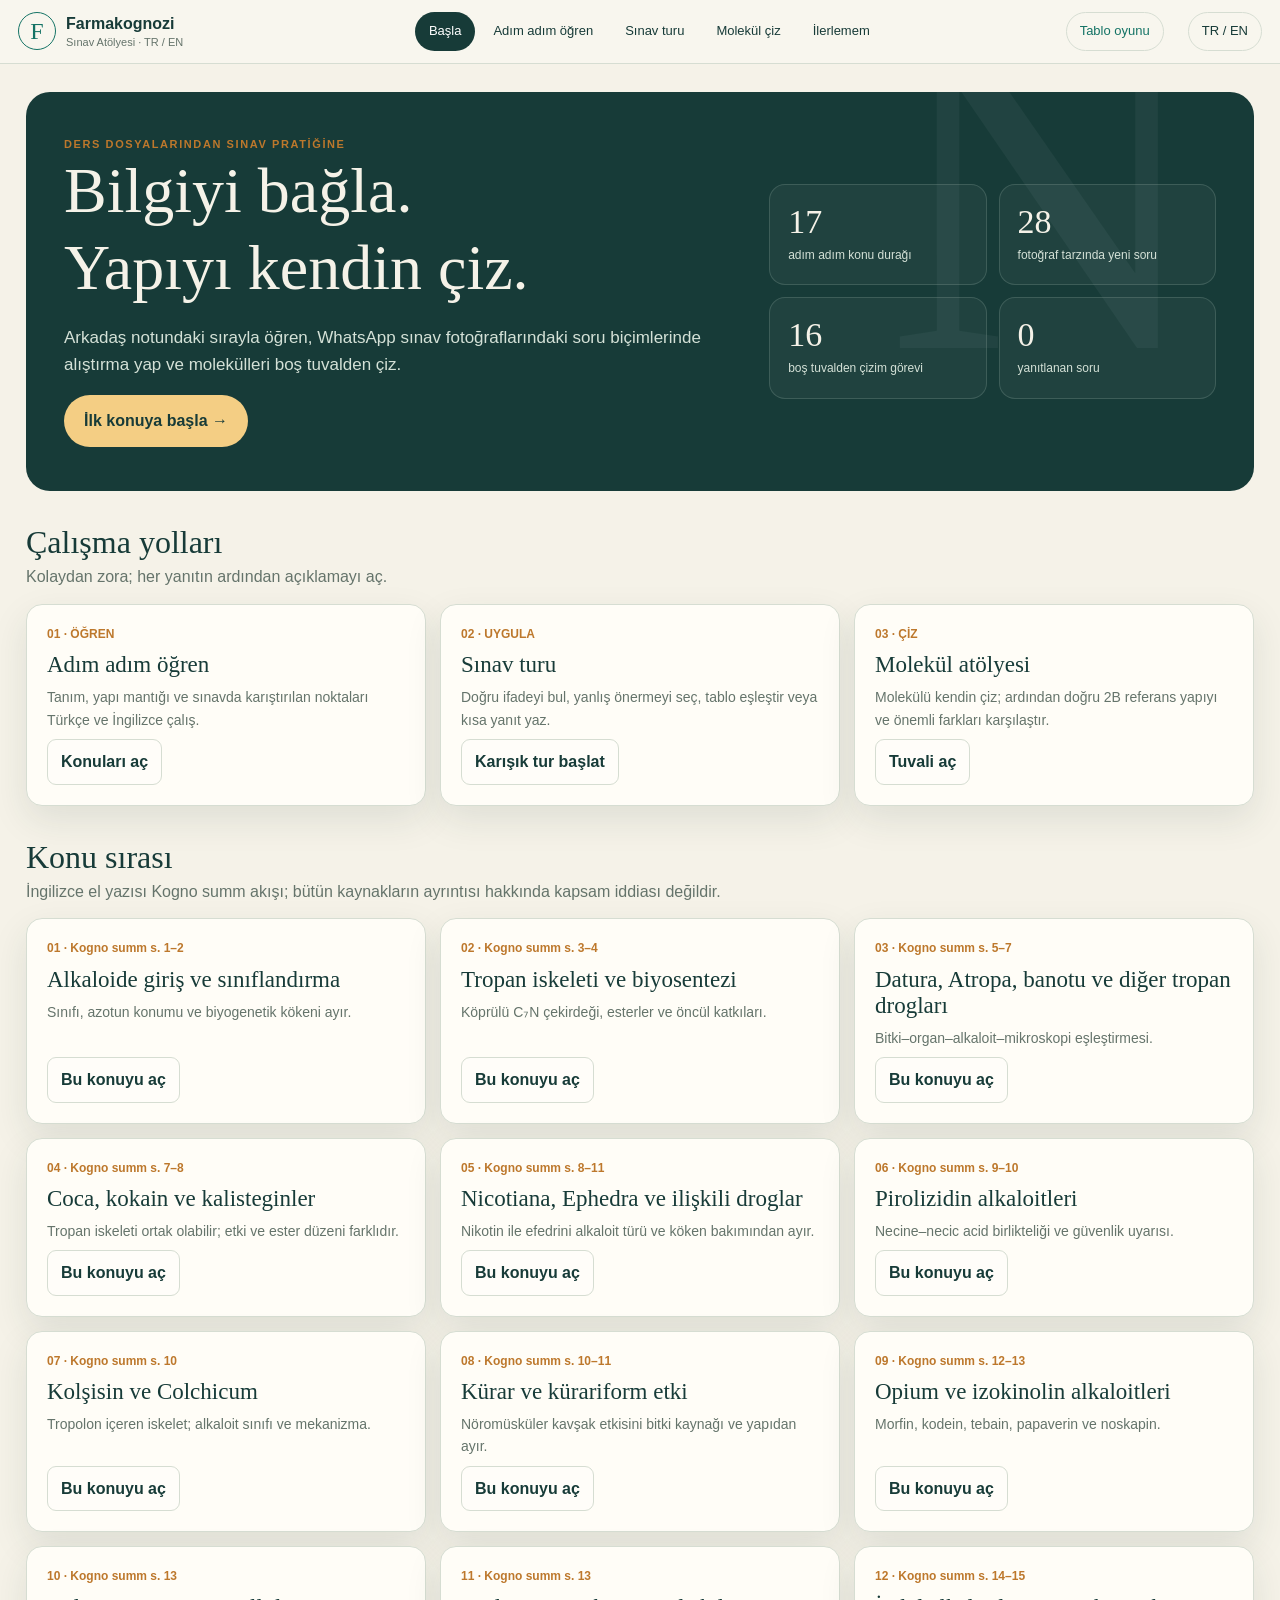
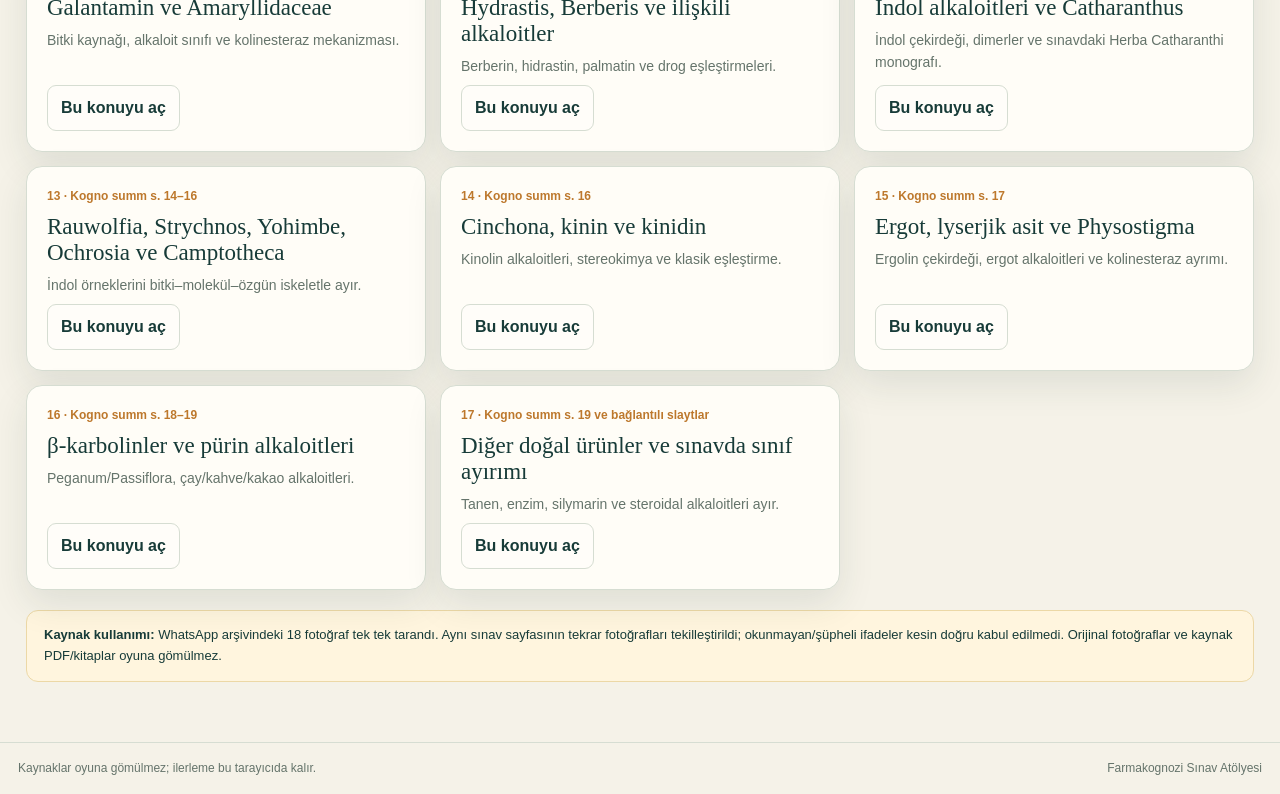
<file: index.html>
<!doctype html>
<html lang="tr">
<head>
  <meta charset="utf-8"><meta name="viewport" content="width=device-width,initial-scale=1">
  <meta name="theme-color" content="#193d3a">
  <meta name="description" content="Farmakognozi finaline adım adım hazırlan: ders notları, WhatsApp sınav biçimlerinde sorular ve kendi molekül çizimlerin.">
  <title>Farmakognozi Sınav Atölyesi</title>
  <link rel="stylesheet" href="style.css?v=20261013-2">
  <script defer src="data.js?v=20261013-2"></script><script defer src="app.js?v=20261013-2"></script>
</head>
<body>
  <header class="topbar">
    <a class="brand" href="#home" aria-label="Ana sayfa"><span class="brand-mark">F</span><span><strong>Farmakognozi</strong><small>Sınav Atölyesi · TR / EN</small></span></a>
    <nav class="main-nav" aria-label="Ana menü">
      <button data-view="home" class="nav-btn active">Başla</button>
      <button data-view="learn" class="nav-btn">Adım adım öğren</button>
      <button data-view="exam" class="nav-btn">Sınav turu</button>
      <button data-view="draw" class="nav-btn">Molekül çiz</button>
      <button data-view="progress" class="nav-btn">İlerlemem</button>
    </nav>
    <a class="quiet-btn" href="tablo-oyunu.html" style="display:inline-block;text-decoration:none">Tablo oyunu</a>
    <button id="langToggle" class="quiet-btn" title="English / Türkçe">TR / EN</button>
  </header>
  <main id="app" tabindex="-1"></main>
  <footer><span>Kaynaklar oyuna gömülmez; ilerleme bu tarayıcıda kalır.</span><span>Farmakognozi Sınav Atölyesi</span></footer>
</body>
</html>
</file>
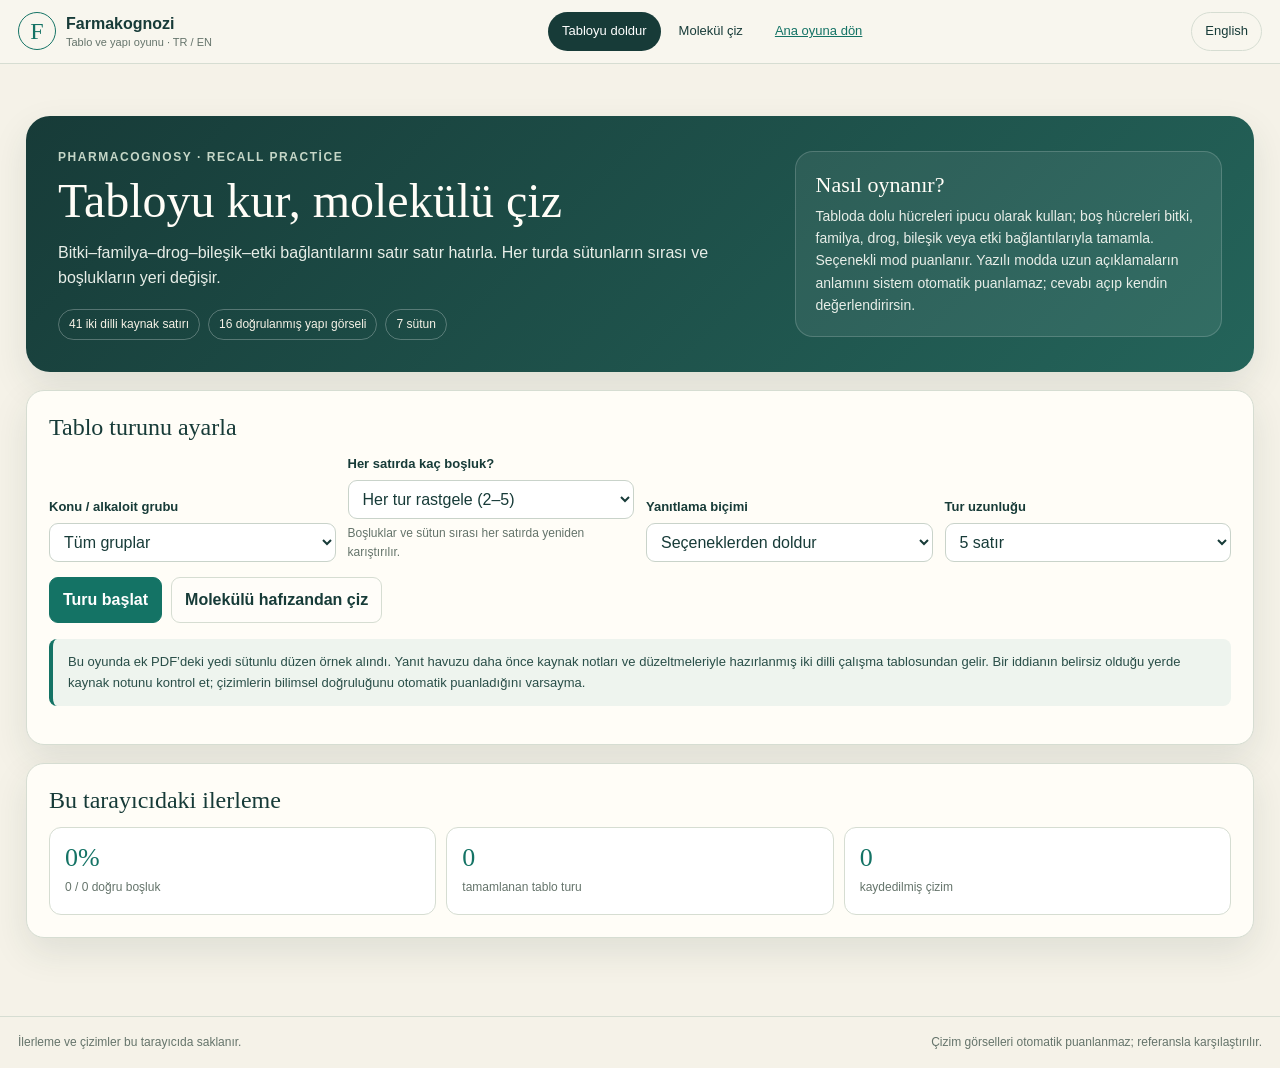
<file: tablo-oyunu.html>
<!doctype html>
<html lang="tr">
<head>
  <meta charset="utf-8">
  <meta name="viewport" content="width=device-width, initial-scale=1">
  <meta name="theme-color" content="#193d3a">
  <meta name="description" content="Farmakognozi drog tablosunu karıştırılmış ve boşluk doldurmalı turlarla çalış; molekül yapılarını hafızandan çiz.">
  <title>Farmakognozi · Tablo ve Yapı Oyunu</title>
  <link rel="stylesheet" href="style.css?v=20261016-table1">
  <link rel="stylesheet" href="table-game.css?v=20261016-table1">
  <script defer src="data.js?v=20261013-2"></script>
  <script defer src="table-game-data.js?v=20261016-table1"></script>
  <script defer src="table-game.js?v=20261016-table1"></script>
</head>
<body>
  <header class="topbar">
    <a class="brand" href="index.html" aria-label="Farmakognozi ana sayfa">
      <span class="brand-mark">F</span>
      <span><strong>Farmakognozi</strong><small>Tablo ve yapı oyunu · TR / EN</small></span>
    </a>
    <nav class="main-nav table-nav" aria-label="Oyun bölümleri">
      <button class="nav-btn active" data-tab="table">Tabloyu doldur</button>
      <button class="nav-btn" data-tab="draw">Molekül çiz</button>
      <a class="nav-btn table-back" href="index.html">Ana oyuna dön</a>
    </nav>
    <button id="languageToggle" class="quiet-btn" type="button">English</button>
  </header>
  <main id="tableGame" tabindex="-1" aria-live="polite"></main>
  <footer><span>İlerleme ve çizimler bu tarayıcıda saklanır.</span><span>Yapı çizimleri otomatik puanlanmaz; referansla karşılaştırılır.</span></footer>
  <noscript>Bu oyun için tarayıcıda JavaScript etkin olmalıdır.</noscript>
</body>
</html>
</file>
<file: style.css>
:root{--ink:#173b38;--ink2:#294e48;--paper:#f5f2e8;--card:#fffdf7;--line:#d6ddd2;--green:#147365;--green2:#e3f1e9;--gold:#bd782c;--goldp:#fbefd9;--red:#a73c42;--redp:#fff0ec;--muted:#65746b;--shadow:0 14px 36px #1c38321a;--serif:Georgia,'Times New Roman',serif;--sans:'Segoe UI',Arial,sans-serif}*{box-sizing:border-box}body{margin:0;background:var(--paper);color:var(--ink);font:16px/1.6 var(--sans)}button,input,select,textarea{font:inherit}button{cursor:pointer;color:inherit}.topbar{position:sticky;top:0;z-index:5;background:#f8f6eeef;backdrop-filter:blur(12px);border-bottom:1px solid var(--line);padding:12px max(18px,calc((100% - 1440px)/2));display:flex;align-items:center;gap:24px}.brand{display:flex;align-items:center;gap:10px;text-decoration:none;color:var(--ink);min-width:215px}.brand-mark{height:38px;width:38px;display:grid;place-items:center;border:1px solid var(--green);border-radius:50%;font:24px var(--serif);color:var(--green)}.brand strong,.brand small{display:block;line-height:1.2}.brand small{font-size:11px;color:var(--muted);margin-top:3px}.main-nav{display:flex;gap:4px;flex:1;justify-content:center;flex-wrap:wrap}.nav-btn,.quiet-btn{border:1px solid transparent;background:none;border-radius:999px;padding:8px 13px;font-size:13px}.nav-btn:hover,.quiet-btn:hover{background:var(--green2)}.nav-btn.active{background:var(--ink);color:white}.quiet-btn{border-color:var(--line);white-space:nowrap}main{max-width:1440px;margin:auto;min-height:calc(100vh - 110px);padding:28px 26px 60px}footer{border-top:1px solid var(--line);padding:16px max(18px,calc((100% - 1390px)/2));display:flex;justify-content:space-between;gap:12px;color:var(--muted);font-size:12px}.hero{display:grid;grid-template-columns:1.2fr .8fr;gap:35px;align-items:center;padding:44px 38px;background:var(--ink);color:#f5f2e8;border-radius:24px;overflow:hidden;position:relative}.hero:after{content:'N';position:absolute;right:4%;top:-28%;font:440px/1 var(--serif);color:#ffffff0b;pointer-events:none}.eyebrow{text-transform:uppercase;font-size:11px;font-weight:750;letter-spacing:1.6px;color:var(--gold)}h1,h2,h3{margin:0 0 12px;line-height:1.2}h1,h2{font-family:var(--serif);font-weight:400}h1{font-size:clamp(37px,5vw,64px);max-width:790px}.hero p{max-width:690px;color:#d4e1d7;font-size:17px}.hero .cta{background:#f4ce84;color:var(--ink);border:0;border-radius:999px;padding:13px 20px;font-weight:700}.hero-stats{display:grid;grid-template-columns:1fr 1fr;gap:12px;position:relative;z-index:1}.hero-stat{border:1px solid #78928a55;background:#ffffff0a;padding:18px;border-radius:16px}.hero-stat b{font:34px var(--serif);display:block}.hero-stat span{font-size:12px;color:#d4e1d7}.section-head{display:flex;align-items:end;justify-content:space-between;gap:16px;margin:32px 0 14px}.section-head h2{font-size:32px;margin:0}.section-head p{margin:3px 0 0;color:var(--muted)}.grid{display:grid;grid-template-columns:repeat(3,minmax(0,1fr));gap:14px}.tile,.panel,.lesson-card,.q-card,.drawer,.note-box,.match-box{background:var(--card);border:1px solid var(--line);border-radius:16px;box-shadow:var(--shadow)}.tile{padding:20px;display:flex;flex-direction:column;gap:8px;min-height:165px}.tile:hover{border-color:#84a69a;transform:translateY(-2px);transition:.16s}.tile .num{color:var(--gold);font-weight:800;font-size:12px}.tile h3{font:23px var(--serif);margin:0}.tile p{margin:0;color:var(--muted);font-size:14px}.tile button{margin-top:auto;align-self:flex-start}.btn,.soft-btn{border-radius:9px;border:1px solid var(--line);background:#fffdf9;padding:9px 13px;font-weight:650}.btn:hover,.soft-btn:hover{border-color:var(--green);background:var(--green2)}.btn.primary{background:var(--green);color:white;border-color:var(--green)}.btn.primary:hover{background:#0d5c51}.btn.gold{background:#f4ce84;border-color:#f4ce84}.btn:disabled{opacity:.5;cursor:not-allowed}.split{display:grid;grid-template-columns:280px minmax(0,1fr);gap:20px;align-items:start}.sidebar{position:sticky;top:82px;padding:14px}.sidebar h2{font:24px var(--serif);padding:4px 8px}.topic-list{display:grid;gap:5px;max-height:72vh;overflow:auto}.topic-item{border:1px solid transparent;background:none;border-radius:10px;text-align:left;padding:10px;display:flex;gap:10px;align-items:flex-start}.topic-item:hover{background:#f0f3e9}.topic-item.active{background:var(--green2);border-color:#c5d8c8}.topic-index{font-size:11px;color:var(--gold);font-weight:800;margin-top:2px}.topic-item small{display:block;color:var(--muted);font-size:11px}.panel{padding:28px}.topic-title{font-size:38px;margin:4px 0}.topic-meta{color:var(--muted);font-size:13px;margin-bottom:20px}.step-list{display:grid;grid-template-columns:repeat(3,1fr);gap:10px;margin:20px 0}.step{padding:16px;border-radius:13px;background:#f4f2e9;border:1px solid var(--line)}.step strong{font:20px var(--serif);display:block;margin-bottom:6px}.step p{margin:0;font-size:14px}.lang-block{margin:16px 0;padding:18px 20px;border-left:3px solid var(--green);background:#f4f7ef;border-radius:0 12px 12px 0}.lang-block.en{border-left-color:var(--gold);background:#fbf5e8}.lang-block h3{font:20px var(--serif)}.lang-block p:last-child{margin-bottom:0}.exam-banner{display:flex;justify-content:space-between;align-items:center;gap:16px;padding:18px;background:var(--goldp);border-radius:13px;margin:20px 0}.exam-banner p{margin:0}.tag{display:inline-block;border:1px solid var(--line);border-radius:999px;padding:3px 9px;font-size:11px;color:var(--muted)}.question-layout{display:grid;grid-template-columns:minmax(0,1fr) 250px;gap:16px;align-items:start}.q-card{padding:25px}.q-title{font:26px/1.35 var(--serif);margin:12px 0}.q-en{color:var(--muted);margin-bottom:18px}.options{display:grid;gap:9px;margin:18px 0}.opt{display:flex;gap:10px;align-items:flex-start;text-align:left;background:#fff;border:1px solid var(--line);border-radius:11px;padding:13px;width:100%}.opt:hover{border-color:#8db0a1}.opt.selected{border:2px solid var(--green);background:#edf6ef;padding:12px}.opt.correct{border:2px solid var(--green);background:#e5f3e9}.opt.wrong{border:2px solid var(--red);background:var(--redp)}.opt:disabled{opacity:1}.letter{flex:none;width:24px;height:24px;border-radius:7px;border:1px solid var(--line);display:grid;place-items:center;font-size:11px;font-weight:700}.feedback{margin-top:18px;padding:16px;border-radius:12px;background:var(--green2);border:1px solid #bdd7c5}.feedback.bad{background:var(--redp);border-color:#e7c2ba}.feedback p{margin:5px 0}.q-side{padding:18px}.q-side h3{font:21px var(--serif)}.q-side p{font-size:13px;color:var(--muted)}.answer-area{width:100%;min-height:125px;border:1px solid var(--line);border-radius:10px;padding:12px;background:#fffefa}.exam-top{display:flex;justify-content:space-between;gap:12px;align-items:center;margin-bottom:14px}.progress-track{height:7px;border-radius:8px;background:#e1e5dc;overflow:hidden;margin:12px 0}.progress-track span{height:100%;background:var(--green);display:block;transition:width .2s}.match-grid{display:grid;gap:8px}.match-row{display:grid;grid-template-columns:1fr 1fr;gap:12px;align-items:center;padding:9px;border-bottom:1px solid var(--line)}.match-row select{width:100%;padding:9px;border:1px solid var(--line);border-radius:8px;background:#fff}.draw-shell{display:grid;grid-template-columns:minmax(0,1fr) 300px;gap:16px;align-items:start}.draw-panel{padding:16px}.draw-toolbar{display:flex;gap:6px;flex-wrap:wrap;margin:8px 0 12px}.tool-btn{border:1px solid var(--line);background:white;border-radius:8px;padding:7px 10px;font-weight:700;min-width:38px}.tool-btn.selected{background:var(--ink);color:white;border-color:var(--ink)}.canvas-wrap{border:1px solid #d5ddd2;border-radius:12px;overflow:hidden;background:#fff}.canvas-wrap svg{width:100%;height:auto;display:block;touch-action:none}.atom{cursor:pointer}.atom circle{fill:#fff;stroke:#183f3a;stroke-width:2.4}.atom text{font:700 16px var(--sans);fill:#173b38;text-anchor:middle;dominant-baseline:central;pointer-events:none}.atom.selected circle{stroke:#bc7421;stroke-width:4;fill:#fff0cc}.bond{stroke:#213e38;stroke-width:3;stroke-linecap:round}.bond.secondary{stroke-width:2}.bond.wedge{fill:#213e38;stroke:none}.bond.dash{stroke-dasharray:3 7}.draw-side{padding:18px;position:sticky;top:82px}.draw-side h2{font:25px var(--serif)}.draw-side p{font-size:13px;color:var(--muted)}.draw-check{padding:13px 0;border-top:1px solid var(--line)}.draw-check li{margin:7px 0;font-size:13px}.formula{font:18px var(--serif);padding:10px;background:#f4f2e9;border-radius:9px}.status{font-size:12px;color:var(--muted);margin-top:8px}.toast{position:fixed;bottom:18px;right:18px;z-index:10;background:var(--ink);color:white;padding:10px 15px;border-radius:10px;box-shadow:var(--shadow)}.progress-cards{display:grid;grid-template-columns:repeat(4,1fr);gap:10px}.progress-card{padding:16px;border-radius:13px;background:var(--card);border:1px solid var(--line)}.progress-card b{font:29px var(--serif);display:block}.progress-card span{font-size:12px;color:var(--muted)}.source-note{font-size:12px;color:var(--muted);border-top:1px solid var(--line);padding-top:12px;margin-top:18px}.disclaimer{padding:14px 17px;background:#fff5de;border:1px solid #ecd8a6;border-radius:12px;font-size:13px}.empty{text-align:center;padding:48px 20px}.empty h2{font:34px var(--serif)}.pill-row{display:flex;gap:8px;flex-wrap:wrap}.hide{display:none!important}.sr-only{position:absolute;width:1px;height:1px;clip:rect(0,0,0,0);white-space:nowrap;overflow:hidden}a{color:var(--green)}button:focus-visible,select:focus-visible,textarea:focus-visible,a:focus-visible{outline:3px solid #ca852f;outline-offset:2px}
@media(max-width:1050px){.grid{grid-template-columns:repeat(2,1fr)}.split{grid-template-columns:230px 1fr}.question-layout{grid-template-columns:1fr}.q-side{display:none}.draw-shell{grid-template-columns:1fr}.draw-side{position:static}.hero{padding:32px}.hero-stats{max-width:430px}}
@media(max-width:720px){.topbar{flex-wrap:wrap;gap:8px;padding:9px 12px}.brand{min-width:0;flex:1}.main-nav{order:3;justify-content:flex-start;width:100%;overflow:auto;flex-wrap:nowrap}.nav-btn{padding:7px 10px;white-space:nowrap}.quiet-btn{font-size:11px;padding:7px 9px}main{padding:16px 12px 38px}.hero{grid-template-columns:1fr;padding:26px 20px}.hero:after{font-size:300px}.hero-stats{grid-template-columns:1fr 1fr}.section-head{align-items:flex-start;flex-direction:column}.grid{grid-template-columns:1fr}.split{grid-template-columns:1fr}.sidebar{position:static}.topic-list{display:flex;overflow-x:auto;max-height:none}.topic-item{min-width:185px}.panel,.q-card{padding:18px}.topic-title{font-size:31px}.step-list{grid-template-columns:1fr}.exam-banner{align-items:flex-start;flex-direction:column}.draw-side{padding:12px}.match-row{grid-template-columns:1fr}.progress-cards{grid-template-columns:1fr 1fr}footer{padding:13px;flex-direction:column}.draw-toolbar .tool-btn{padding:6px 8px}}

/* Refined bilingual lesson cards and visible structure feedback */
.lesson-intro{margin:18px 0;padding:16px 20px;background:linear-gradient(115deg,#e6f1e9,#faf0dc);border:1px solid #d5e3d5;border-radius:14px}.lesson-intro span,.reference-title span:first-child{font-size:10px;font-weight:800;letter-spacing:1.4px;color:var(--green)}.lesson-intro p{margin:4px 0 0;font-family:var(--serif);font-size:18px;line-height:1.5}.lesson-steps{display:grid;gap:14px;margin:18px 0}.lesson-step{padding:19px;border:1px solid var(--line);border-radius:15px;background:#fffefa;box-shadow:0 8px 22px #1c38320b}.lesson-step-head{display:flex;align-items:center;gap:11px;margin-bottom:13px}.lesson-step-head h2{margin:0;font:24px var(--serif);flex:1}.lesson-number{width:37px;height:37px;display:grid;place-items:center;border-radius:50%;background:var(--ink);color:white;font-weight:800;font-size:13px}.lesson-tag{font-size:9px;font-weight:800;letter-spacing:1px;color:var(--gold);border:1px solid #ead8b7;border-radius:999px;padding:5px 9px}.lesson-languages{display:grid;grid-template-columns:1fr 1fr;gap:11px}.lesson-language{padding:15px 16px;border-radius:11px;background:#f2f6ef;border-left:3px solid var(--green)}.lesson-language.en{background:#faf5e9;border-left-color:var(--gold)}.lesson-language h3{font:700 11px var(--sans);letter-spacing:.7px;text-transform:uppercase;color:var(--muted);margin:0 0 8px}.lesson-language p{margin:0;font-size:15px;line-height:1.75}.learning-focus{margin:18px 0;padding:17px;border:1px solid #d8c896;border-radius:15px;background:#fff8e9}.learning-focus .lesson-languages{margin-top:11px}.lesson-trap{margin:17px 0;padding:16px 18px;border-left:4px solid var(--red);background:#fff3ee;border-radius:0 12px 12px 0}.lesson-trap p{margin:7px 0 0;line-height:1.65}.answer-actions{display:flex;gap:8px;flex-wrap:wrap;margin:14px 0}.reference-structure{margin:16px 0;padding:12px;background:#fff;border:1px solid #cfd8ce;border-radius:13px;box-shadow:0 8px 24px #1c383211}.reference-title{display:flex;justify-content:space-between;gap:8px;align-items:center;padding:3px 4px 9px;border-bottom:1px solid #e8e9e3;font-size:11px;color:var(--muted)}.reference-title span:last-child{font-variant-numeric:tabular-nums}.reference-structure img{display:block;width:100%;max-height:330px;object-fit:contain;padding:8px 0;background:#fff}.reference-structure figcaption{text-align:center;font-size:12px;line-height:1.65;color:var(--muted);padding:8px 4px 2px;border-top:1px solid #e8e9e3}.draw-check summary{cursor:pointer;font-weight:700;color:var(--ink2);padding:8px 0}.draw-check[open] summary{margin-bottom:7px}.draw-check{margin-top:12px}.draw-side .formula{font-size:15px}.draw-side .status{line-height:1.55}
@media(max-width:720px){.lesson-step{padding:14px}.lesson-step-head{flex-wrap:wrap}.lesson-step-head h2{font-size:21px;min-width:65%}.lesson-tag{margin-left:48px}.lesson-languages{grid-template-columns:1fr}.lesson-language{padding:13px}.lesson-language p{font-size:14px}.reference-title{align-items:flex-start;flex-direction:column}.reference-structure img{max-height:300px}}
</file>
<file: table-game.css>
.table-intro{background:linear-gradient(135deg,#173b38,#24645a);color:#fffdf7;border-radius:24px;padding:32px;display:grid;grid-template-columns:1.25fr .75fr;gap:24px;align-items:center;box-shadow:var(--shadow)}
.table-intro h1,.table-intro p{color:inherit}.table-intro h1{font:clamp(30px,4vw,48px)/1.1 var(--serif);margin:8px 0 12px}.table-intro p{max-width:760px;margin:0;color:#e8eee8}.table-kicker{font-size:12px;text-transform:uppercase;letter-spacing:.13em;color:#c5d6c7;font-weight:700}.table-badges{display:flex;flex-wrap:wrap;gap:8px;margin-top:18px}.table-badges span{border:1px solid #ffffff44;border-radius:999px;padding:5px 10px;font-size:12px;color:#f6f2e7}.table-hero-card{background:#ffffff12;border:1px solid #ffffff2c;border-radius:18px;padding:20px}.table-hero-card strong{font:22px var(--serif);display:block;margin-bottom:7px}.table-hero-card p{font-size:14px}
.table-game-wrap{max-width:1440px;margin:24px auto 0}.tg-panel{background:var(--card);border:1px solid var(--line);border-radius:18px;padding:22px;box-shadow:var(--shadow);margin:18px 0}.tg-panel h2,.tg-panel h3{font-family:var(--serif);margin-top:0}.tg-controls{display:grid;grid-template-columns:repeat(4,minmax(150px,1fr));gap:12px;align-items:end}.tg-control label{display:block;font-weight:700;font-size:13px;margin:0 0 5px}.tg-control select,.tg-control input,.tg-control textarea,.tg-cell-input,.tg-cell-select{width:100%;border:1px solid #c9d3ca;border-radius:9px;background:#fff;padding:9px 10px;color:var(--ink)}.tg-help{font-size:12px;color:var(--muted);margin:5px 0 0}.tg-actions{display:flex;gap:9px;flex-wrap:wrap;align-items:center;margin-top:15px}.tg-tabs{display:flex;gap:7px;flex-wrap:wrap;margin-bottom:14px}.tg-tab{border:1px solid var(--line);border-radius:999px;padding:8px 15px;background:#fffdf7}.tg-tab.active{background:var(--ink);color:white;border-color:var(--ink)}.tg-notice{padding:13px 15px;background:#eef4ee;border-left:4px solid var(--green);border-radius:8px;color:var(--ink2);font-size:13px;margin:16px 0}.tg-warning{background:#fbefd9;border-left-color:var(--gold)}.tg-stats{display:flex;gap:9px;flex-wrap:wrap;margin:14px 0}.tg-stat{background:#fff;border:1px solid var(--line);border-radius:11px;padding:8px 12px;color:var(--muted);font-size:12px}.tg-stat strong{color:var(--ink);font-size:16px;margin-right:5px}.tg-round-top{display:flex;align-items:center;justify-content:space-between;gap:14px;flex-wrap:wrap}.tg-round-title{margin:0;font:26px/1.15 var(--serif)}.tg-progress{height:8px;background:#e2e9e0;border-radius:99px;overflow:hidden;margin:14px 0}.tg-progress span{height:100%;display:block;background:var(--green);transition:width .2s ease}.tg-table-scroll{overflow:auto;border:1px solid var(--line);border-radius:12px;background:#fff}.tg-table{border-collapse:collapse;width:100%;min-width:1360px;table-layout:fixed;font-size:12px;line-height:1.45}.tg-table th{background:#193d3a;color:white;text-align:left;padding:10px 9px;vertical-align:top;font-size:11px}.tg-table td{border-top:1px solid var(--line);border-right:1px solid var(--line);padding:9px;vertical-align:top;overflow-wrap:anywhere}.tg-table td:last-child{border-right:0}.tg-table th:nth-child(1),.tg-table td:nth-child(1){width:13%}.tg-table th:nth-child(2),.tg-table td:nth-child(2){width:15%}.tg-table th:nth-child(3),.tg-table td:nth-child(3){width:10%}.tg-table th:nth-child(4),.tg-table td:nth-child(4){width:14%}.tg-table th:nth-child(5),.tg-table td:nth-child(5){width:13%}.tg-table th:nth-child(6),.tg-table td:nth-child(6){width:19%}.tg-table th:nth-child(7),.tg-table td:nth-child(7){width:16%}.tg-blank-cell{background:#fff8e9}.tg-cell-select{font-size:12px;min-width:150px}.tg-cell-select option{white-space:normal}.tg-cell-input{min-height:90px;resize:vertical;font-size:12px}.tg-answer-reveal{border-top:1px dashed #cfb985;margin-top:8px;padding-top:8px}.tg-result{font-size:12px;margin-top:7px;color:var(--muted)}.tg-correct{color:#147365;font-weight:700}.tg-wrong{color:#a73c42;font-weight:700}.tg-cell-grade{display:flex;gap:6px;margin-top:8px}.tg-mini{border:1px solid var(--line);background:white;border-radius:7px;padding:5px 8px;font-size:11px}.tg-mini.selected{border-color:var(--green);background:var(--green2);font-weight:700}.tg-footnote{color:var(--muted);font-size:12px}.tg-feedback{margin-top:14px;border-radius:11px;padding:12px 14px;background:#edf4ee}.tg-feedback.bad{background:#fff0ec}.tg-progress-cards{display:grid;grid-template-columns:repeat(3,1fr);gap:10px}.tg-progress-card{background:white;border:1px solid var(--line);border-radius:12px;padding:15px}.tg-progress-card b{display:block;font:26px var(--serif);color:var(--green)}.tg-progress-card span{font-size:12px;color:var(--muted)}
.tg-structure-layout{display:grid;grid-template-columns:minmax(0,1.2fr) minmax(280px,.8fr);gap:16px;align-items:start}.tg-draw-toolbar{display:flex;gap:7px;flex-wrap:wrap;margin:12px 0}.tg-canvas-frame{border:1px solid var(--line);background:#fff;border-radius:12px;overflow:hidden}.tg-canvas-frame canvas{display:block;width:100%;height:auto;touch-action:none;cursor:crosshair}.tg-structure-image{display:block;width:100%;max-height:520px;object-fit:contain;background:white;border:1px solid var(--line);border-radius:12px;padding:10px;margin:12px 0}.tg-structure-name{font:28px/1.18 var(--serif);margin:8px 0}.tg-structure-meta{font-size:13px;color:var(--muted)}.tg-clues{padding-left:20px}.tg-choice-grid{display:grid;grid-template-columns:repeat(2,minmax(160px,1fr));gap:8px}.tg-choice{border:1px solid var(--line);border-radius:10px;padding:10px;background:#fff;text-align:left}.tg-choice:hover{border-color:var(--green)}.tg-choice.selected{background:var(--green2);border-color:var(--green)}.tg-choice.correct{background:#e5f4e9;border-color:#24845f}.tg-choice.incorrect{background:#fff0ec;border-color:#c95c5c}.tg-links{display:flex;gap:10px;flex-wrap:wrap;margin-top:14px}.tg-links a{font-size:13px}.tg-empty{padding:32px;text-align:center}.tg-answer-note{font-size:12px;color:var(--muted)}
@media(max-width:1000px){.table-intro{grid-template-columns:1fr}.tg-controls{grid-template-columns:repeat(2,minmax(150px,1fr))}.tg-structure-layout{grid-template-columns:1fr}.tg-table{min-width:1250px}}
@media(max-width:720px){.table-intro{padding:22px 19px;border-radius:17px}.tg-panel{padding:16px}.tg-controls{grid-template-columns:1fr 1fr}.tg-table-scroll{overflow:visible;border:0;background:transparent}.tg-table,.tg-table tbody,.tg-table tr,.tg-table td{display:block;width:100%;min-width:0}.tg-table th:nth-child(n),.tg-table td:nth-child(n){width:100%}.tg-table{border-collapse:separate;border-spacing:0}.tg-table thead{display:none}.tg-table tbody tr{background:white;border:1px solid var(--line);border-radius:12px;overflow:hidden;box-shadow:var(--shadow)}.tg-table td{display:grid;grid-template-columns:minmax(110px,30%) minmax(0,1fr);gap:9px;border-right:0;padding:10px}.tg-table td:before{content:attr(data-label);font-weight:700;color:var(--ink2);font-size:11px}.tg-cell-select{min-width:0}.tg-progress-cards{grid-template-columns:1fr 1fr}.tg-choice-grid{grid-template-columns:1fr}.tg-round-title{font-size:23px}}
@media(max-width:420px){.tg-controls{grid-template-columns:1fr}.tg-table td{grid-template-columns:1fr;gap:3px}.tg-table td:before{margin-bottom:2px}.tg-actions .btn,.tg-actions .soft-btn{width:100%}}
</file>
